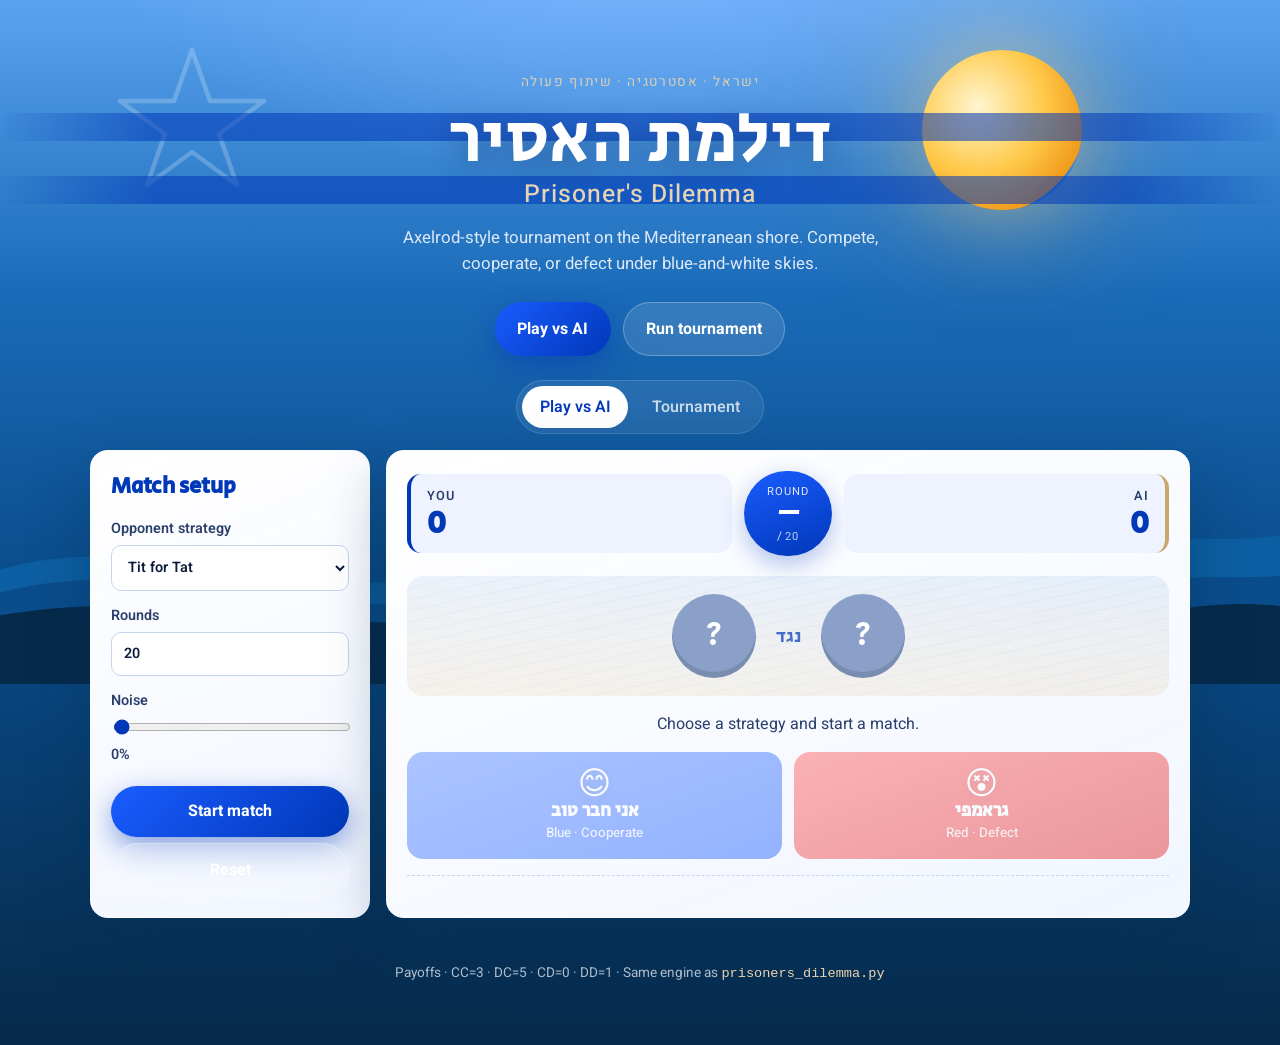
<file: docs/index.html>
<!DOCTYPE html>
<html lang="en">
<head>
  <meta charset="UTF-8" />
  <meta name="viewport" content="width=device-width, initial-scale=1" />
  <title>דילמת האסיר · Prisoner's Dilemma</title>
  <link rel="preconnect" href="https://fonts.googleapis.com" />
  <link rel="preconnect" href="https://fonts.gstatic.com" crossorigin />
  <link href="https://fonts.googleapis.com/css2?family=Heebo:wght@400;500;700;800&family=Secular+One&display=swap" rel="stylesheet" />
  <link rel="stylesheet" href="styles.css" />
</head>
<body>
  <div class="sky" aria-hidden="true">
    <div class="sun"></div>
    <svg class="star-field" viewBox="0 0 120 120" xmlns="http://www.w3.org/2000/svg">
      <polygon class="magen" points="60,8 72,42 108,42 78,64 90,98 60,76 30,98 42,64 12,42 48,42" />
    </svg>
    <div class="flag-band flag-band-top"></div>
    <div class="flag-band flag-band-bottom"></div>
  </div>

  <svg class="coast" viewBox="0 0 1440 220" preserveAspectRatio="none" aria-hidden="true">
    <path class="wave wave-back" d="M0,120 C180,80 360,160 540,120 C720,80 900,160 1080,120 C1260,80 1380,100 1440,90 L1440,220 L0,220 Z" />
    <path class="wave wave-mid" d="M0,140 C200,100 400,180 600,140 C800,100 1000,180 1200,140 C1320,120 1400,130 1440,125 L1440,220 L0,220 Z" />
    <path class="wave wave-front" d="M0,160 C240,130 420,190 660,160 C900,130 1100,190 1320,155 C1380,148 1420,150 1440,152 L1440,220 L0,220 Z" />
  </svg>

  <header class="hero">
    <p class="eyebrow" lang="he">ישראל · אסטרטגיה · שיתוף פעולה</p>
    <h1>
      <span class="he" lang="he">דילמת האסיר</span>
      <span class="en">Prisoner's Dilemma</span>
    </h1>
    <p class="lede">Axelrod-style tournament on the Mediterranean shore. Compete, cooperate, or defect under blue-and-white skies.</p>
    <div class="hero-cta">
      <button type="button" class="btn btn-primary" data-mode="play">Play vs AI</button>
      <button type="button" class="btn btn-ghost" data-mode="tournament">Run tournament</button>
    </div>
  </header>

  <main>
    <nav class="tabs" role="tablist">
      <button type="button" class="tab is-active" role="tab" aria-selected="true" data-panel="play">Play vs AI</button>
      <button type="button" class="tab" role="tab" aria-selected="false" data-panel="tournament">Tournament</button>
    </nav>

    <section id="panel-play" class="panel is-active" role="tabpanel">
      <div class="play-layout">
        <aside class="card controls">
          <h2>Match setup</h2>
          <label>
            Opponent strategy
            <select id="opponent">
              <option value="Tit for Tat" selected>Tit for Tat</option>
              <option value="Tit for Two Tats">Tit for Two Tats</option>
              <option value="Grim Trigger">Grim Trigger</option>
              <option value="Pavlov">Pavlov</option>
              <option value="Always Cooperate">Always Cooperate</option>
              <option value="Always Defect">Always Defect</option>
              <option value="Suspicious Tit for Tat">Suspicious Tit for Tat</option>
              <option value="Random">Random</option>
            </select>
          </label>
          <label>
            Rounds
            <input id="play-rounds" type="number" min="1" max="500" value="20" />
          </label>
          <label>
            Noise
            <input id="play-noise" type="range" min="0" max="0.3" step="0.01" value="0" />
            <span id="play-noise-label">0%</span>
          </label>
          <button type="button" class="btn btn-primary" id="start-match">Start match</button>
          <button type="button" class="btn btn-ghost" id="reset-match">Reset</button>
        </aside>

        <div class="arena card">
          <div class="scoreboard">
            <div class="score you">
              <span class="label">You</span>
              <strong id="score-you">0</strong>
            </div>
            <div class="round-badge">
              <span>Round</span>
              <strong id="round-num">—</strong>
              <span class="of">/ <span id="round-total">20</span></span>
            </div>
            <div class="score ai">
              <span class="label" id="ai-label">AI</span>
              <strong id="score-ai">0</strong>
            </div>
          </div>

          <div class="move-stage" id="move-stage">
            <div class="token you-token" id="you-token">?</div>
            <div class="vs" lang="he">נגד</div>
            <div class="token ai-token" id="ai-token">?</div>
          </div>

          <p class="status" id="play-status">Choose a strategy and start a match.</p>

          <div class="actions" id="actions">
            <button type="button" class="btn btn-coop" id="btn-c" disabled>
              <span class="face" aria-hidden="true">😊</span>
              <span class="glyph" lang="he">אני חבר טוב</span>
              <small>Blue · Cooperate</small>
            </button>
            <button type="button" class="btn btn-defect" id="btn-d" disabled>
              <span class="face" aria-hidden="true">😵</span>
              <span class="glyph" lang="he">גראמפי</span>
              <small>Red · Defect</small>
            </button>
          </div>

          <div class="history" id="history" aria-live="polite"></div>
        </div>
      </div>
    </section>

    <section id="panel-tournament" class="panel" role="tabpanel" hidden>
      <div class="tour-layout">
        <aside class="card controls">
          <h2>Tournament</h2>
          <label>
            Rounds per match
            <input id="t-rounds" type="number" min="1" max="2000" value="200" />
          </label>
          <label>
            Noise
            <input id="t-noise" type="range" min="0" max="0.3" step="0.01" value="0" />
            <span id="t-noise-label">0%</span>
          </label>
          <label>
            Seed (optional)
            <input id="t-seed" type="number" placeholder="e.g. 42" />
          </label>
          <button type="button" class="btn btn-primary" id="run-tournament">Run tournament</button>
        </aside>

        <div class="card board">
          <h2>Leaderboard</h2>
          <p class="board-note" lang="he">לוח תוצאות · eight classic strategies</p>
          <ol id="leaderboard" class="leaderboard">
            <li class="empty">Press <strong>Run tournament</strong> to rank the strategies.</li>
          </ol>
        </div>
      </div>
    </section>
  </main>

  <footer>
    <p>Payoffs · CC=3 · DC=5 · CD=0 · DD=1 · Same engine as <code>prisoners_dilemma.py</code></p>
  </footer>

  <script src="game.js"></script>
</body>
</html>
</file>
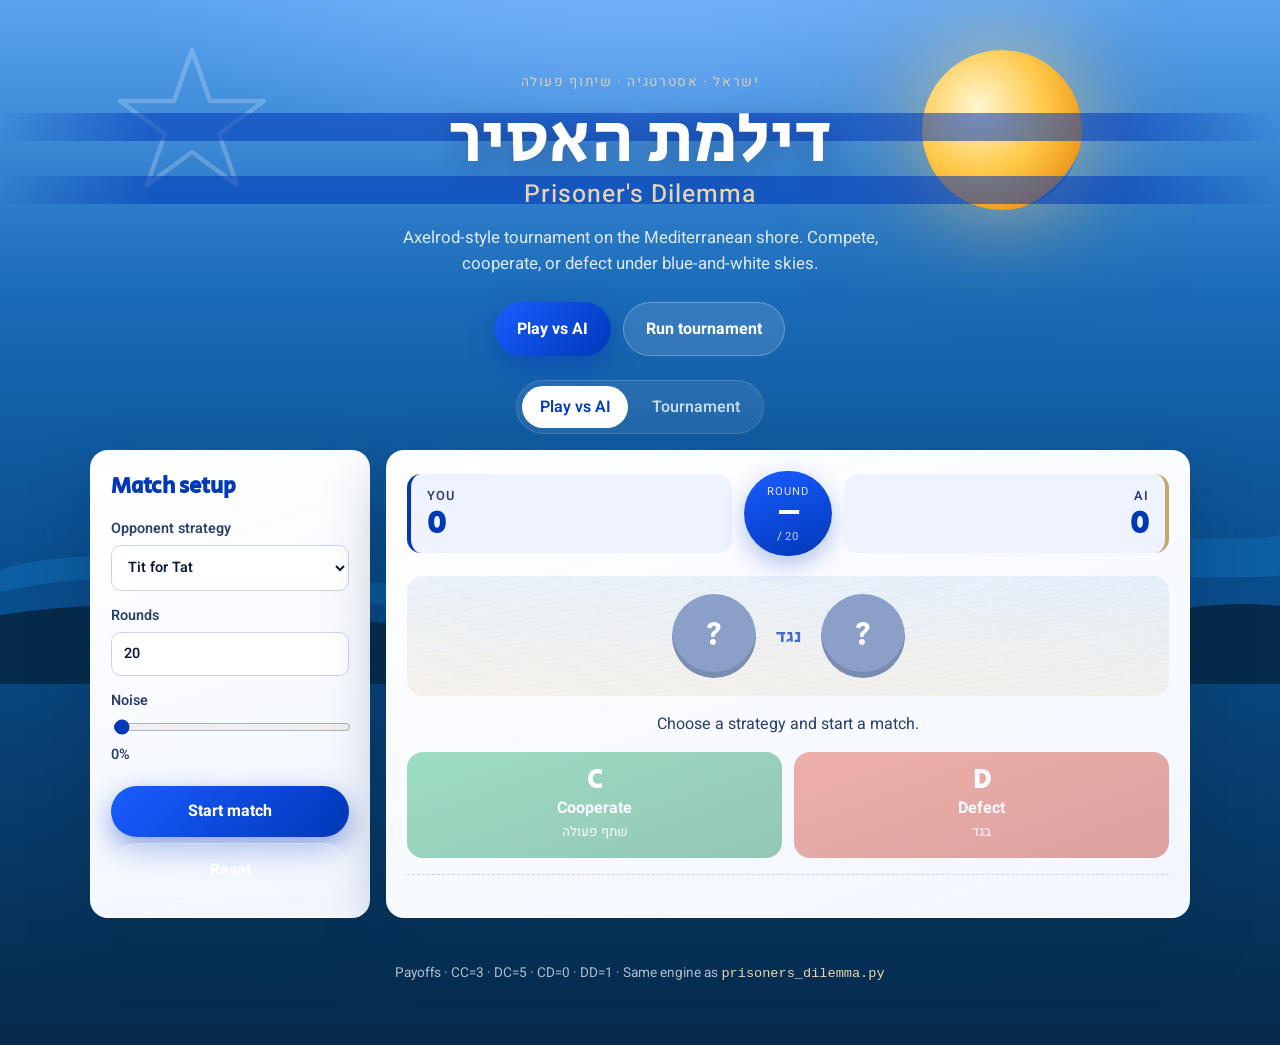
<file: web/index.html>
<!DOCTYPE html>
<html lang="en">
<head>
  <meta charset="UTF-8" />
  <meta name="viewport" content="width=device-width, initial-scale=1" />
  <title>דילמת האסיר · Prisoner's Dilemma</title>
  <link rel="preconnect" href="https://fonts.googleapis.com" />
  <link rel="preconnect" href="https://fonts.gstatic.com" crossorigin />
  <link href="https://fonts.googleapis.com/css2?family=Heebo:wght@400;500;700;800&family=Secular+One&display=swap" rel="stylesheet" />
  <link rel="stylesheet" href="styles.css" />
</head>
<body>
  <div class="sky" aria-hidden="true">
    <div class="sun"></div>
    <svg class="star-field" viewBox="0 0 120 120" xmlns="http://www.w3.org/2000/svg">
      <polygon class="magen" points="60,8 72,42 108,42 78,64 90,98 60,76 30,98 42,64 12,42 48,42" />
    </svg>
    <div class="flag-band flag-band-top"></div>
    <div class="flag-band flag-band-bottom"></div>
  </div>

  <svg class="coast" viewBox="0 0 1440 220" preserveAspectRatio="none" aria-hidden="true">
    <path class="wave wave-back" d="M0,120 C180,80 360,160 540,120 C720,80 900,160 1080,120 C1260,80 1380,100 1440,90 L1440,220 L0,220 Z" />
    <path class="wave wave-mid" d="M0,140 C200,100 400,180 600,140 C800,100 1000,180 1200,140 C1320,120 1400,130 1440,125 L1440,220 L0,220 Z" />
    <path class="wave wave-front" d="M0,160 C240,130 420,190 660,160 C900,130 1100,190 1320,155 C1380,148 1420,150 1440,152 L1440,220 L0,220 Z" />
  </svg>

  <header class="hero">
    <p class="eyebrow" lang="he">ישראל · אסטרטגיה · שיתוף פעולה</p>
    <h1>
      <span class="he" lang="he">דילמת האסיר</span>
      <span class="en">Prisoner's Dilemma</span>
    </h1>
    <p class="lede">Axelrod-style tournament on the Mediterranean shore. Compete, cooperate, or defect under blue-and-white skies.</p>
    <div class="hero-cta">
      <button type="button" class="btn btn-primary" data-mode="play">Play vs AI</button>
      <button type="button" class="btn btn-ghost" data-mode="tournament">Run tournament</button>
    </div>
  </header>

  <main>
    <nav class="tabs" role="tablist">
      <button type="button" class="tab is-active" role="tab" aria-selected="true" data-panel="play">Play vs AI</button>
      <button type="button" class="tab" role="tab" aria-selected="false" data-panel="tournament">Tournament</button>
    </nav>

    <section id="panel-play" class="panel is-active" role="tabpanel">
      <div class="play-layout">
        <aside class="card controls">
          <h2>Match setup</h2>
          <label>
            Opponent strategy
            <select id="opponent">
              <option value="Tit for Tat" selected>Tit for Tat</option>
              <option value="Tit for Two Tats">Tit for Two Tats</option>
              <option value="Grim Trigger">Grim Trigger</option>
              <option value="Pavlov">Pavlov</option>
              <option value="Always Cooperate">Always Cooperate</option>
              <option value="Always Defect">Always Defect</option>
              <option value="Suspicious Tit for Tat">Suspicious Tit for Tat</option>
              <option value="Random">Random</option>
            </select>
          </label>
          <label>
            Rounds
            <input id="play-rounds" type="number" min="1" max="500" value="20" />
          </label>
          <label>
            Noise
            <input id="play-noise" type="range" min="0" max="0.3" step="0.01" value="0" />
            <span id="play-noise-label">0%</span>
          </label>
          <button type="button" class="btn btn-primary" id="start-match">Start match</button>
          <button type="button" class="btn btn-ghost" id="reset-match">Reset</button>
        </aside>

        <div class="arena card">
          <div class="scoreboard">
            <div class="score you">
              <span class="label">You</span>
              <strong id="score-you">0</strong>
            </div>
            <div class="round-badge">
              <span>Round</span>
              <strong id="round-num">—</strong>
              <span class="of">/ <span id="round-total">20</span></span>
            </div>
            <div class="score ai">
              <span class="label" id="ai-label">AI</span>
              <strong id="score-ai">0</strong>
            </div>
          </div>

          <div class="move-stage" id="move-stage">
            <div class="token you-token" id="you-token">?</div>
            <div class="vs" lang="he">נגד</div>
            <div class="token ai-token" id="ai-token">?</div>
          </div>

          <p class="status" id="play-status">Choose a strategy and start a match.</p>

          <div class="actions" id="actions">
            <button type="button" class="btn btn-coop" id="btn-c" disabled>
              <span class="glyph">C</span>
              Cooperate
              <small lang="he">שתף פעולה</small>
            </button>
            <button type="button" class="btn btn-defect" id="btn-d" disabled>
              <span class="glyph">D</span>
              Defect
              <small lang="he">בגד</small>
            </button>
          </div>

          <div class="history" id="history" aria-live="polite"></div>
        </div>
      </div>
    </section>

    <section id="panel-tournament" class="panel" role="tabpanel" hidden>
      <div class="tour-layout">
        <aside class="card controls">
          <h2>Tournament</h2>
          <label>
            Rounds per match
            <input id="t-rounds" type="number" min="1" max="2000" value="200" />
          </label>
          <label>
            Noise
            <input id="t-noise" type="range" min="0" max="0.3" step="0.01" value="0" />
            <span id="t-noise-label">0%</span>
          </label>
          <label>
            Seed (optional)
            <input id="t-seed" type="number" placeholder="e.g. 42" />
          </label>
          <button type="button" class="btn btn-primary" id="run-tournament">Run tournament</button>
        </aside>

        <div class="card board">
          <h2>Leaderboard</h2>
          <p class="board-note" lang="he">לוח תוצאות · eight classic strategies</p>
          <ol id="leaderboard" class="leaderboard">
            <li class="empty">Press <strong>Run tournament</strong> to rank the strategies.</li>
          </ol>
        </div>
      </div>
    </section>
  </main>

  <footer>
    <p>Payoffs · CC=3 · DC=5 · CD=0 · DD=1 · Same engine as <code>prisoners_dilemma.py</code></p>
  </footer>

  <script src="game.js"></script>
</body>
</html>
</file>
<file: docs/styles.css>
:root {
  --flag-blue: #0038b8;
  --flag-blue-bright: #1a5cff;
  --flag-blue-soft: #4d7fff;
  --white: #f7f9ff;
  --ink: #0b1a3a;
  --ink-soft: #2a3f6b;
  --sand: #e8d4b0;
  --stone: #c9a66b;
  --sea: #0a4d8c;
  --sea-deep: #062a4a;
  --olive: #3d6b4f;
  --coop: #1a5cff;
  --defect: #e02020;
  --glow: rgba(255, 214, 120, 0.45);
  --radius: 18px;
  --shadow: 0 24px 60px rgba(6, 42, 74, 0.35);
  font-family: "Heebo", system-ui, sans-serif;
  color: var(--ink);
  background: var(--sea-deep);
}

*,
*::before,
*::after {
  box-sizing: border-box;
}

html,
body {
  margin: 0;
  min-height: 100%;
}

body {
  position: relative;
  overflow-x: hidden;
  background:
    radial-gradient(ellipse 80% 50% at 50% -10%, #7eb6ff 0%, transparent 55%),
    linear-gradient(180deg, #5aa3ef 0%, #1a6bb8 28%, #0a4d8c 55%, #062a4a 100%);
  color: var(--white);
}

.sky {
  position: absolute;
  inset: 0 0 auto 0;
  height: 70vh;
  pointer-events: none;
  overflow: hidden;
  z-index: 0;
}

.sun {
  position: absolute;
  top: 8%;
  left: 72%;
  width: clamp(80px, 14vw, 160px);
  height: clamp(80px, 14vw, 160px);
  border-radius: 50%;
  background: radial-gradient(circle at 35% 35%, #fff6d0, #ffc94a 45%, #f09a1a 75%, transparent 76%);
  box-shadow: 0 0 80px var(--glow), 0 0 160px rgba(255, 180, 60, 0.35);
  animation: sun-rise 1.4s ease-out both;
}

.star-field {
  position: absolute;
  top: 6%;
  left: 8%;
  width: clamp(90px, 16vw, 180px);
  opacity: 0.22;
  animation: spin-slow 48s linear infinite;
}

.magen {
  fill: none;
  stroke: #fff;
  stroke-width: 3;
  stroke-linejoin: round;
}

.flag-band {
  position: absolute;
  left: 0;
  right: 0;
  height: 28px;
  background: linear-gradient(90deg, transparent, var(--flag-blue) 12%, var(--flag-blue) 88%, transparent);
  opacity: 0.55;
}

.flag-band-top {
  top: 18%;
}

.flag-band-bottom {
  top: 28%;
}

.coast {
  position: absolute;
  left: 0;
  right: 0;
  top: 48vh;
  width: 100%;
  height: 28vh;
  z-index: 0;
  pointer-events: none;
}

.wave {
  animation: drift 9s ease-in-out infinite alternate;
}

.wave-back {
  fill: #0d5fa3;
  animation-duration: 12s;
}

.wave-mid {
  fill: #0a4d8c;
  animation-duration: 9s;
  animation-delay: -2s;
}

.wave-front {
  fill: #062a4a;
  animation-duration: 7s;
  animation-delay: -4s;
}

.hero,
main,
footer {
  position: relative;
  z-index: 1;
  width: min(1100px, calc(100% - 2rem));
  margin-inline: auto;
}

.hero {
  padding: clamp(3rem, 8vh, 5.5rem) 0 1.5rem;
  text-align: center;
}

.eyebrow {
  margin: 0 0 0.75rem;
  font-size: 0.85rem;
  letter-spacing: 0.12em;
  text-transform: uppercase;
  color: var(--sand);
  opacity: 0.9;
}

.hero h1 {
  margin: 0;
  display: grid;
  gap: 0.2rem;
  line-height: 1.05;
}

.hero .he {
  font-family: "Secular One", "Heebo", sans-serif;
  font-size: clamp(2.6rem, 8vw, 4.4rem);
  font-weight: 400;
  color: #fff;
  text-shadow: 0 6px 30px rgba(0, 30, 80, 0.45);
}

.hero .en {
  font-size: clamp(1.1rem, 3vw, 1.55rem);
  font-weight: 500;
  color: var(--sand);
  letter-spacing: 0.04em;
}

.lede {
  margin: 1.1rem auto 1.6rem;
  max-width: 34rem;
  font-size: 1.05rem;
  line-height: 1.55;
  color: rgba(247, 249, 255, 0.88);
}

.hero-cta {
  display: flex;
  flex-wrap: wrap;
  gap: 0.75rem;
  justify-content: center;
}

.btn {
  appearance: none;
  border: 0;
  border-radius: 999px;
  padding: 0.85rem 1.4rem;
  font: inherit;
  font-weight: 700;
  cursor: pointer;
  transition: transform 0.18s ease, box-shadow 0.18s ease, background 0.18s ease;
}

.btn:disabled {
  opacity: 0.45;
  cursor: not-allowed;
  transform: none;
}

.btn:not(:disabled):hover {
  transform: translateY(-2px);
}

.btn-primary {
  background: linear-gradient(135deg, var(--flag-blue-bright), var(--flag-blue));
  color: #fff;
  box-shadow: 0 10px 28px rgba(0, 56, 184, 0.45);
}

.btn-ghost {
  background: rgba(255, 255, 255, 0.12);
  color: #fff;
  border: 1px solid rgba(255, 255, 255, 0.28);
  backdrop-filter: blur(8px);
}

.btn-coop {
  flex: 1;
  min-width: 140px;
  display: grid;
  gap: 0.15rem;
  justify-items: center;
  background: linear-gradient(160deg, #4d7fff, var(--coop));
  color: #fff;
  border-radius: 16px;
  padding: 1rem;
}

.btn-defect {
  flex: 1;
  min-width: 140px;
  display: grid;
  gap: 0.15rem;
  justify-items: center;
  background: linear-gradient(160deg, #ff5a5a, var(--defect));
  color: #fff;
  border-radius: 16px;
  padding: 1rem;
}

.btn .face {
  font-size: 2rem;
  line-height: 1;
  filter: drop-shadow(0 2px 4px rgba(0, 0, 0, 0.2));
}

.btn .glyph {
  font-family: "Secular One", sans-serif;
  font-size: 1.15rem;
  line-height: 1;
}

.btn small {
  font-weight: 500;
  opacity: 0.85;
}

.tabs {
  display: flex;
  gap: 0.4rem;
  padding: 0.35rem;
  margin-bottom: 1rem;
  background: rgba(255, 255, 255, 0.08);
  border: 1px solid rgba(255, 255, 255, 0.14);
  border-radius: 999px;
  width: fit-content;
  margin-inline: auto;
}

.tab {
  border: 0;
  background: transparent;
  color: rgba(255, 255, 255, 0.75);
  font: inherit;
  font-weight: 600;
  padding: 0.55rem 1.1rem;
  border-radius: 999px;
  cursor: pointer;
}

.tab.is-active {
  background: #fff;
  color: var(--flag-blue);
}

.panel {
  display: none;
  animation: fade-up 0.45s ease both;
}

.panel.is-active {
  display: block;
}

.play-layout,
.tour-layout {
  display: grid;
  grid-template-columns: minmax(220px, 280px) 1fr;
  gap: 1rem;
}

@media (max-width: 800px) {
  .play-layout,
  .tour-layout {
    grid-template-columns: 1fr;
  }
}

.card {
  background:
    linear-gradient(160deg, rgba(255, 255, 255, 0.96), rgba(240, 245, 255, 0.92)),
    #fff;
  color: var(--ink);
  border-radius: var(--radius);
  padding: 1.25rem;
  box-shadow: var(--shadow);
  border: 1px solid rgba(255, 255, 255, 0.5);
}

.controls h2,
.board h2 {
  margin: 0 0 1rem;
  font-family: "Secular One", "Heebo", sans-serif;
  font-size: 1.35rem;
  color: var(--flag-blue);
}

.controls label {
  display: grid;
  gap: 0.35rem;
  margin-bottom: 0.9rem;
  font-size: 0.9rem;
  font-weight: 600;
  color: var(--ink-soft);
}

.controls input,
.controls select {
  width: 100%;
  border: 1.5px solid #c8d4ef;
  border-radius: 10px;
  padding: 0.65rem 0.75rem;
  font: inherit;
  background: #fff;
  color: var(--ink);
}

.controls input[type="range"] {
  padding: 0;
  accent-color: var(--flag-blue);
}

.controls .btn {
  width: 100%;
  margin-top: 0.4rem;
}

.scoreboard {
  display: grid;
  grid-template-columns: 1fr auto 1fr;
  align-items: center;
  gap: 0.75rem;
  margin-bottom: 1.25rem;
}

.score {
  display: grid;
  gap: 0.15rem;
  padding: 0.85rem 1rem;
  border-radius: 14px;
  background: #eef3ff;
}

.score.you {
  text-align: start;
  border-inline-start: 4px solid var(--flag-blue);
}

.score.ai {
  text-align: end;
  border-inline-end: 4px solid var(--stone);
}

.score .label {
  font-size: 0.8rem;
  font-weight: 600;
  color: var(--ink-soft);
  text-transform: uppercase;
  letter-spacing: 0.06em;
}

.score strong {
  font-family: "Secular One", sans-serif;
  font-size: 2rem;
  color: var(--flag-blue);
  line-height: 1;
}

.round-badge {
  display: grid;
  justify-items: center;
  gap: 0.1rem;
  min-width: 88px;
  padding: 0.7rem 0.9rem;
  border-radius: 999px;
  background: linear-gradient(160deg, var(--flag-blue-bright), var(--flag-blue));
  color: #fff;
  box-shadow: 0 8px 24px rgba(0, 56, 184, 0.3);
}

.round-badge span {
  font-size: 0.7rem;
  letter-spacing: 0.08em;
  text-transform: uppercase;
  opacity: 0.85;
}

.round-badge strong {
  font-family: "Secular One", sans-serif;
  font-size: 1.5rem;
  line-height: 1;
}

.round-badge .of {
  font-size: 0.75rem;
  opacity: 0.85;
  text-transform: none;
  letter-spacing: 0;
}

.move-stage {
  display: flex;
  align-items: center;
  justify-content: center;
  gap: 1.25rem;
  min-height: 120px;
  margin-bottom: 1rem;
  padding: 1rem;
  border-radius: 16px;
  background:
    linear-gradient(180deg, rgba(26, 107, 184, 0.08), rgba(232, 212, 176, 0.25)),
    repeating-linear-gradient(
      -12deg,
      transparent,
      transparent 10px,
      rgba(0, 56, 184, 0.04) 10px,
      rgba(0, 56, 184, 0.04) 11px
    );
}

.token {
  width: 84px;
  height: 84px;
  border-radius: 50%;
  display: grid;
  place-items: center;
  font-family: "Secular One", sans-serif;
  font-size: 2rem;
  color: #fff;
  background: #8aa0c8;
  box-shadow: inset 0 -6px 0 rgba(0, 0, 0, 0.12);
  transition: transform 0.25s ease, background 0.25s ease;
}

.token.is-c {
  background: linear-gradient(160deg, #4d7fff, var(--coop));
  transform: scale(1.05);
  font-size: 2.4rem;
}

.token.is-d {
  background: linear-gradient(160deg, #ff5a5a, var(--defect));
  transform: scale(1.05);
  font-size: 2.4rem;
}

.token.is-pulse {
  animation: pulse 0.45s ease;
}

.vs {
  font-family: "Secular One", sans-serif;
  font-size: 1.2rem;
  color: var(--flag-blue);
  opacity: 0.7;
}

.status {
  text-align: center;
  margin: 0 0 1rem;
  color: var(--ink-soft);
  min-height: 1.4em;
}

.actions {
  display: flex;
  flex-wrap: wrap;
  gap: 0.75rem;
  margin-bottom: 1rem;
}

.history {
  display: flex;
  flex-wrap: wrap;
  gap: 0.35rem;
  max-height: 140px;
  overflow: auto;
  padding-top: 0.5rem;
  border-top: 1px dashed #c8d4ef;
}

.chip {
  display: inline-flex;
  align-items: center;
  gap: 0.25rem;
  padding: 0.25rem 0.5rem;
  border-radius: 999px;
  font-size: 0.75rem;
  font-weight: 700;
  background: #eef3ff;
  color: var(--ink-soft);
  animation: fade-up 0.3s ease both;
}

.chip .c {
  color: var(--coop);
}

.chip .d {
  color: var(--defect);
}

.chip .face {
  font-size: 0.95rem;
}

.board-note {
  margin: -0.5rem 0 1rem;
  color: var(--ink-soft);
  font-size: 0.9rem;
}

.leaderboard {
  list-style: none;
  margin: 0;
  padding: 0;
  display: grid;
  gap: 0.65rem;
}

.leaderboard .empty {
  color: var(--ink-soft);
  padding: 1rem 0;
}

.row {
  display: grid;
  grid-template-columns: 2.2rem 1fr auto;
  gap: 0.75rem;
  align-items: center;
  padding: 0.75rem 0.85rem;
  border-radius: 12px;
  background: #eef3ff;
  position: relative;
  overflow: hidden;
  animation: fade-up 0.4s ease both;
}

.row::before {
  content: "";
  position: absolute;
  inset: 0 auto 0 0;
  width: var(--pct, 0%);
  background: linear-gradient(90deg, rgba(0, 56, 184, 0.18), rgba(26, 92, 255, 0.08));
  pointer-events: none;
}

.row.rank-1 {
  background: linear-gradient(90deg, #fff3cc, #eef3ff);
  box-shadow: inset 0 0 0 1.5px rgba(201, 166, 107, 0.55);
}

.rank {
  font-family: "Secular One", sans-serif;
  font-size: 1.2rem;
  color: var(--flag-blue);
  z-index: 1;
}

.name {
  font-weight: 700;
  z-index: 1;
}

.stats {
  text-align: end;
  font-size: 0.85rem;
  color: var(--ink-soft);
  z-index: 1;
}

.stats strong {
  display: block;
  color: var(--ink);
  font-size: 1rem;
}

footer {
  padding: 2rem 0 3rem;
  text-align: center;
  color: rgba(247, 249, 255, 0.7);
  font-size: 0.85rem;
}

footer code {
  color: var(--sand);
}

@keyframes sun-rise {
  from {
    transform: translateY(30px) scale(0.85);
    opacity: 0;
  }
  to {
    transform: none;
    opacity: 1;
  }
}

@keyframes spin-slow {
  to {
    transform: rotate(360deg);
  }
}

@keyframes drift {
  from {
    transform: translateX(-18px);
  }
  to {
    transform: translateX(18px);
  }
}

@keyframes fade-up {
  from {
    opacity: 0;
    transform: translateY(10px);
  }
  to {
    opacity: 1;
    transform: none;
  }
}

@keyframes pulse {
  0% {
    transform: scale(1);
  }
  50% {
    transform: scale(1.12);
  }
  100% {
    transform: scale(1.05);
  }
}
</file>
<file: web/styles.css>
:root {
  --flag-blue: #0038b8;
  --flag-blue-bright: #1a5cff;
  --flag-blue-soft: #4d7fff;
  --white: #f7f9ff;
  --ink: #0b1a3a;
  --ink-soft: #2a3f6b;
  --sand: #e8d4b0;
  --stone: #c9a66b;
  --sea: #0a4d8c;
  --sea-deep: #062a4a;
  --olive: #3d6b4f;
  --coop: #1f8a5b;
  --defect: #c0392b;
  --glow: rgba(255, 214, 120, 0.45);
  --radius: 18px;
  --shadow: 0 24px 60px rgba(6, 42, 74, 0.35);
  font-family: "Heebo", system-ui, sans-serif;
  color: var(--ink);
  background: var(--sea-deep);
}

*,
*::before,
*::after {
  box-sizing: border-box;
}

html,
body {
  margin: 0;
  min-height: 100%;
}

body {
  position: relative;
  overflow-x: hidden;
  background:
    radial-gradient(ellipse 80% 50% at 50% -10%, #7eb6ff 0%, transparent 55%),
    linear-gradient(180deg, #5aa3ef 0%, #1a6bb8 28%, #0a4d8c 55%, #062a4a 100%);
  color: var(--white);
}

.sky {
  position: absolute;
  inset: 0 0 auto 0;
  height: 70vh;
  pointer-events: none;
  overflow: hidden;
  z-index: 0;
}

.sun {
  position: absolute;
  top: 8%;
  left: 72%;
  width: clamp(80px, 14vw, 160px);
  height: clamp(80px, 14vw, 160px);
  border-radius: 50%;
  background: radial-gradient(circle at 35% 35%, #fff6d0, #ffc94a 45%, #f09a1a 75%, transparent 76%);
  box-shadow: 0 0 80px var(--glow), 0 0 160px rgba(255, 180, 60, 0.35);
  animation: sun-rise 1.4s ease-out both;
}

.star-field {
  position: absolute;
  top: 6%;
  left: 8%;
  width: clamp(90px, 16vw, 180px);
  opacity: 0.22;
  animation: spin-slow 48s linear infinite;
}

.magen {
  fill: none;
  stroke: #fff;
  stroke-width: 3;
  stroke-linejoin: round;
}

.flag-band {
  position: absolute;
  left: 0;
  right: 0;
  height: 28px;
  background: linear-gradient(90deg, transparent, var(--flag-blue) 12%, var(--flag-blue) 88%, transparent);
  opacity: 0.55;
}

.flag-band-top {
  top: 18%;
}

.flag-band-bottom {
  top: 28%;
}

.coast {
  position: absolute;
  left: 0;
  right: 0;
  top: 48vh;
  width: 100%;
  height: 28vh;
  z-index: 0;
  pointer-events: none;
}

.wave {
  animation: drift 9s ease-in-out infinite alternate;
}

.wave-back {
  fill: #0d5fa3;
  animation-duration: 12s;
}

.wave-mid {
  fill: #0a4d8c;
  animation-duration: 9s;
  animation-delay: -2s;
}

.wave-front {
  fill: #062a4a;
  animation-duration: 7s;
  animation-delay: -4s;
}

.hero,
main,
footer {
  position: relative;
  z-index: 1;
  width: min(1100px, calc(100% - 2rem));
  margin-inline: auto;
}

.hero {
  padding: clamp(3rem, 8vh, 5.5rem) 0 1.5rem;
  text-align: center;
}

.eyebrow {
  margin: 0 0 0.75rem;
  font-size: 0.85rem;
  letter-spacing: 0.12em;
  text-transform: uppercase;
  color: var(--sand);
  opacity: 0.9;
}

.hero h1 {
  margin: 0;
  display: grid;
  gap: 0.2rem;
  line-height: 1.05;
}

.hero .he {
  font-family: "Secular One", "Heebo", sans-serif;
  font-size: clamp(2.6rem, 8vw, 4.4rem);
  font-weight: 400;
  color: #fff;
  text-shadow: 0 6px 30px rgba(0, 30, 80, 0.45);
}

.hero .en {
  font-size: clamp(1.1rem, 3vw, 1.55rem);
  font-weight: 500;
  color: var(--sand);
  letter-spacing: 0.04em;
}

.lede {
  margin: 1.1rem auto 1.6rem;
  max-width: 34rem;
  font-size: 1.05rem;
  line-height: 1.55;
  color: rgba(247, 249, 255, 0.88);
}

.hero-cta {
  display: flex;
  flex-wrap: wrap;
  gap: 0.75rem;
  justify-content: center;
}

.btn {
  appearance: none;
  border: 0;
  border-radius: 999px;
  padding: 0.85rem 1.4rem;
  font: inherit;
  font-weight: 700;
  cursor: pointer;
  transition: transform 0.18s ease, box-shadow 0.18s ease, background 0.18s ease;
}

.btn:disabled {
  opacity: 0.45;
  cursor: not-allowed;
  transform: none;
}

.btn:not(:disabled):hover {
  transform: translateY(-2px);
}

.btn-primary {
  background: linear-gradient(135deg, var(--flag-blue-bright), var(--flag-blue));
  color: #fff;
  box-shadow: 0 10px 28px rgba(0, 56, 184, 0.45);
}

.btn-ghost {
  background: rgba(255, 255, 255, 0.12);
  color: #fff;
  border: 1px solid rgba(255, 255, 255, 0.28);
  backdrop-filter: blur(8px);
}

.btn-coop {
  flex: 1;
  min-width: 140px;
  display: grid;
  gap: 0.15rem;
  justify-items: center;
  background: linear-gradient(160deg, #2db87a, var(--coop));
  color: #fff;
  border-radius: 16px;
  padding: 1rem;
}

.btn-defect {
  flex: 1;
  min-width: 140px;
  display: grid;
  gap: 0.15rem;
  justify-items: center;
  background: linear-gradient(160deg, #e25545, var(--defect));
  color: #fff;
  border-radius: 16px;
  padding: 1rem;
}

.btn .glyph {
  font-family: "Secular One", sans-serif;
  font-size: 1.6rem;
  line-height: 1;
}

.btn small {
  font-weight: 500;
  opacity: 0.85;
}

.tabs {
  display: flex;
  gap: 0.4rem;
  padding: 0.35rem;
  margin-bottom: 1rem;
  background: rgba(255, 255, 255, 0.08);
  border: 1px solid rgba(255, 255, 255, 0.14);
  border-radius: 999px;
  width: fit-content;
  margin-inline: auto;
}

.tab {
  border: 0;
  background: transparent;
  color: rgba(255, 255, 255, 0.75);
  font: inherit;
  font-weight: 600;
  padding: 0.55rem 1.1rem;
  border-radius: 999px;
  cursor: pointer;
}

.tab.is-active {
  background: #fff;
  color: var(--flag-blue);
}

.panel {
  display: none;
  animation: fade-up 0.45s ease both;
}

.panel.is-active {
  display: block;
}

.play-layout,
.tour-layout {
  display: grid;
  grid-template-columns: minmax(220px, 280px) 1fr;
  gap: 1rem;
}

@media (max-width: 800px) {
  .play-layout,
  .tour-layout {
    grid-template-columns: 1fr;
  }
}

.card {
  background:
    linear-gradient(160deg, rgba(255, 255, 255, 0.96), rgba(240, 245, 255, 0.92)),
    #fff;
  color: var(--ink);
  border-radius: var(--radius);
  padding: 1.25rem;
  box-shadow: var(--shadow);
  border: 1px solid rgba(255, 255, 255, 0.5);
}

.controls h2,
.board h2 {
  margin: 0 0 1rem;
  font-family: "Secular One", "Heebo", sans-serif;
  font-size: 1.35rem;
  color: var(--flag-blue);
}

.controls label {
  display: grid;
  gap: 0.35rem;
  margin-bottom: 0.9rem;
  font-size: 0.9rem;
  font-weight: 600;
  color: var(--ink-soft);
}

.controls input,
.controls select {
  width: 100%;
  border: 1.5px solid #c8d4ef;
  border-radius: 10px;
  padding: 0.65rem 0.75rem;
  font: inherit;
  background: #fff;
  color: var(--ink);
}

.controls input[type="range"] {
  padding: 0;
  accent-color: var(--flag-blue);
}

.controls .btn {
  width: 100%;
  margin-top: 0.4rem;
}

.scoreboard {
  display: grid;
  grid-template-columns: 1fr auto 1fr;
  align-items: center;
  gap: 0.75rem;
  margin-bottom: 1.25rem;
}

.score {
  display: grid;
  gap: 0.15rem;
  padding: 0.85rem 1rem;
  border-radius: 14px;
  background: #eef3ff;
}

.score.you {
  text-align: start;
  border-inline-start: 4px solid var(--flag-blue);
}

.score.ai {
  text-align: end;
  border-inline-end: 4px solid var(--stone);
}

.score .label {
  font-size: 0.8rem;
  font-weight: 600;
  color: var(--ink-soft);
  text-transform: uppercase;
  letter-spacing: 0.06em;
}

.score strong {
  font-family: "Secular One", sans-serif;
  font-size: 2rem;
  color: var(--flag-blue);
  line-height: 1;
}

.round-badge {
  display: grid;
  justify-items: center;
  gap: 0.1rem;
  min-width: 88px;
  padding: 0.7rem 0.9rem;
  border-radius: 999px;
  background: linear-gradient(160deg, var(--flag-blue-bright), var(--flag-blue));
  color: #fff;
  box-shadow: 0 8px 24px rgba(0, 56, 184, 0.3);
}

.round-badge span {
  font-size: 0.7rem;
  letter-spacing: 0.08em;
  text-transform: uppercase;
  opacity: 0.85;
}

.round-badge strong {
  font-family: "Secular One", sans-serif;
  font-size: 1.5rem;
  line-height: 1;
}

.round-badge .of {
  font-size: 0.75rem;
  opacity: 0.85;
  text-transform: none;
  letter-spacing: 0;
}

.move-stage {
  display: flex;
  align-items: center;
  justify-content: center;
  gap: 1.25rem;
  min-height: 120px;
  margin-bottom: 1rem;
  padding: 1rem;
  border-radius: 16px;
  background:
    linear-gradient(180deg, rgba(26, 107, 184, 0.08), rgba(232, 212, 176, 0.25)),
    repeating-linear-gradient(
      -12deg,
      transparent,
      transparent 10px,
      rgba(0, 56, 184, 0.04) 10px,
      rgba(0, 56, 184, 0.04) 11px
    );
}

.token {
  width: 84px;
  height: 84px;
  border-radius: 50%;
  display: grid;
  place-items: center;
  font-family: "Secular One", sans-serif;
  font-size: 2rem;
  color: #fff;
  background: #8aa0c8;
  box-shadow: inset 0 -6px 0 rgba(0, 0, 0, 0.12);
  transition: transform 0.25s ease, background 0.25s ease;
}

.token.is-c {
  background: linear-gradient(160deg, #2db87a, var(--coop));
  transform: scale(1.05);
}

.token.is-d {
  background: linear-gradient(160deg, #e25545, var(--defect));
  transform: scale(1.05);
}

.token.is-pulse {
  animation: pulse 0.45s ease;
}

.vs {
  font-family: "Secular One", sans-serif;
  font-size: 1.2rem;
  color: var(--flag-blue);
  opacity: 0.7;
}

.status {
  text-align: center;
  margin: 0 0 1rem;
  color: var(--ink-soft);
  min-height: 1.4em;
}

.actions {
  display: flex;
  flex-wrap: wrap;
  gap: 0.75rem;
  margin-bottom: 1rem;
}

.history {
  display: flex;
  flex-wrap: wrap;
  gap: 0.35rem;
  max-height: 140px;
  overflow: auto;
  padding-top: 0.5rem;
  border-top: 1px dashed #c8d4ef;
}

.chip {
  display: inline-flex;
  align-items: center;
  gap: 0.25rem;
  padding: 0.25rem 0.5rem;
  border-radius: 999px;
  font-size: 0.75rem;
  font-weight: 700;
  background: #eef3ff;
  color: var(--ink-soft);
  animation: fade-up 0.3s ease both;
}

.chip .c {
  color: var(--coop);
}

.chip .d {
  color: var(--defect);
}

.board-note {
  margin: -0.5rem 0 1rem;
  color: var(--ink-soft);
  font-size: 0.9rem;
}

.leaderboard {
  list-style: none;
  margin: 0;
  padding: 0;
  display: grid;
  gap: 0.65rem;
}

.leaderboard .empty {
  color: var(--ink-soft);
  padding: 1rem 0;
}

.row {
  display: grid;
  grid-template-columns: 2.2rem 1fr auto;
  gap: 0.75rem;
  align-items: center;
  padding: 0.75rem 0.85rem;
  border-radius: 12px;
  background: #eef3ff;
  position: relative;
  overflow: hidden;
  animation: fade-up 0.4s ease both;
}

.row::before {
  content: "";
  position: absolute;
  inset: 0 auto 0 0;
  width: var(--pct, 0%);
  background: linear-gradient(90deg, rgba(0, 56, 184, 0.18), rgba(26, 92, 255, 0.08));
  pointer-events: none;
}

.row.rank-1 {
  background: linear-gradient(90deg, #fff3cc, #eef3ff);
  box-shadow: inset 0 0 0 1.5px rgba(201, 166, 107, 0.55);
}

.rank {
  font-family: "Secular One", sans-serif;
  font-size: 1.2rem;
  color: var(--flag-blue);
  z-index: 1;
}

.name {
  font-weight: 700;
  z-index: 1;
}

.stats {
  text-align: end;
  font-size: 0.85rem;
  color: var(--ink-soft);
  z-index: 1;
}

.stats strong {
  display: block;
  color: var(--ink);
  font-size: 1rem;
}

footer {
  padding: 2rem 0 3rem;
  text-align: center;
  color: rgba(247, 249, 255, 0.7);
  font-size: 0.85rem;
}

footer code {
  color: var(--sand);
}

@keyframes sun-rise {
  from {
    transform: translateY(30px) scale(0.85);
    opacity: 0;
  }
  to {
    transform: none;
    opacity: 1;
  }
}

@keyframes spin-slow {
  to {
    transform: rotate(360deg);
  }
}

@keyframes drift {
  from {
    transform: translateX(-18px);
  }
  to {
    transform: translateX(18px);
  }
}

@keyframes fade-up {
  from {
    opacity: 0;
    transform: translateY(10px);
  }
  to {
    opacity: 1;
    transform: none;
  }
}

@keyframes pulse {
  0% {
    transform: scale(1);
  }
  50% {
    transform: scale(1.12);
  }
  100% {
    transform: scale(1.05);
  }
}
</file>
